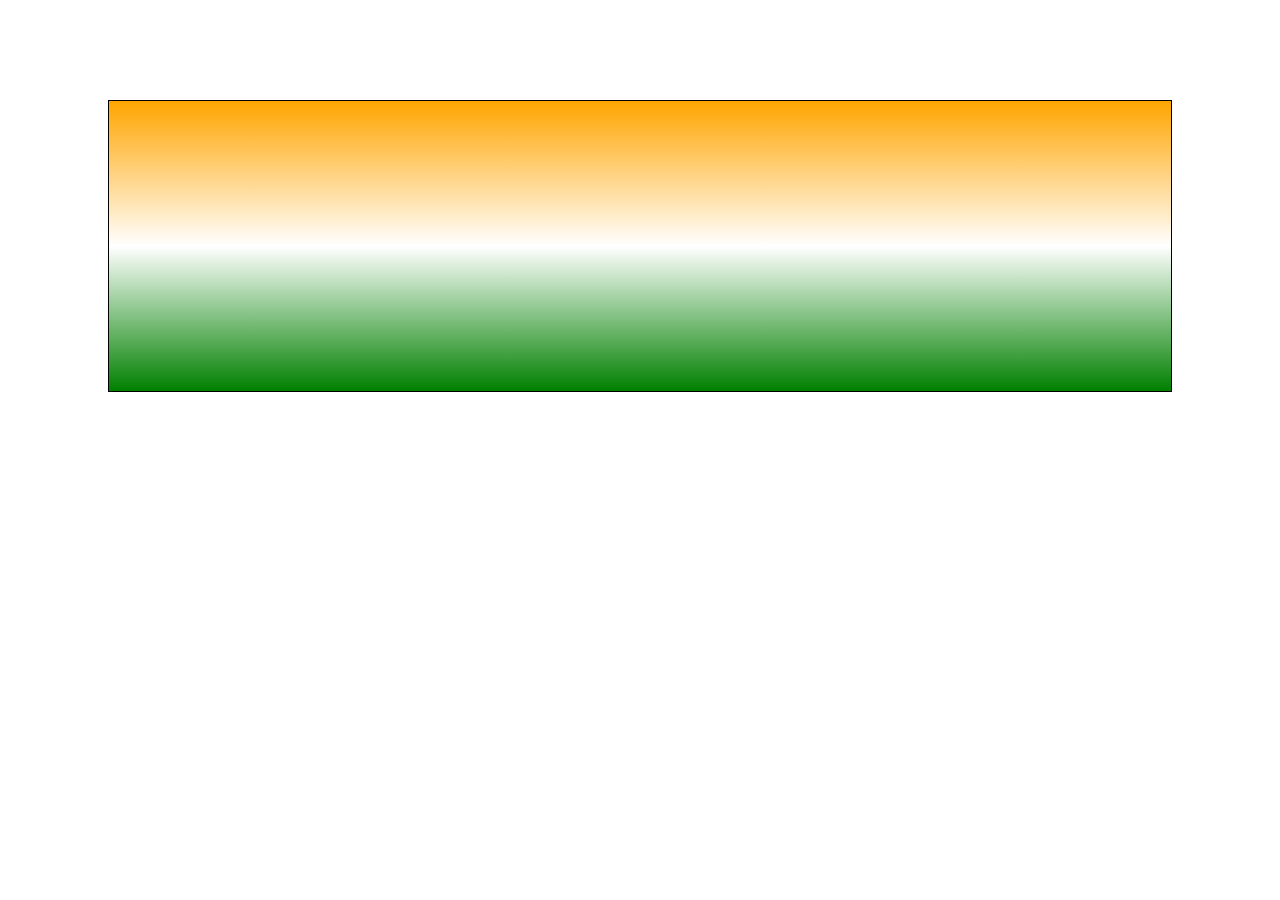
<file: callback hell timer/index.html>
<!DOCTYPE html>
<html lang="en">
<head>
    <meta charset="UTF-8">
    <meta name="viewport" content="width=device-width, initial-scale=1.0">
    <title>Timer with callback hell</title>
    <link rel="stylesheet" href="style.css">
</head>
<body>
    <script src="script.js"></script>
</body>
</html>
</file>
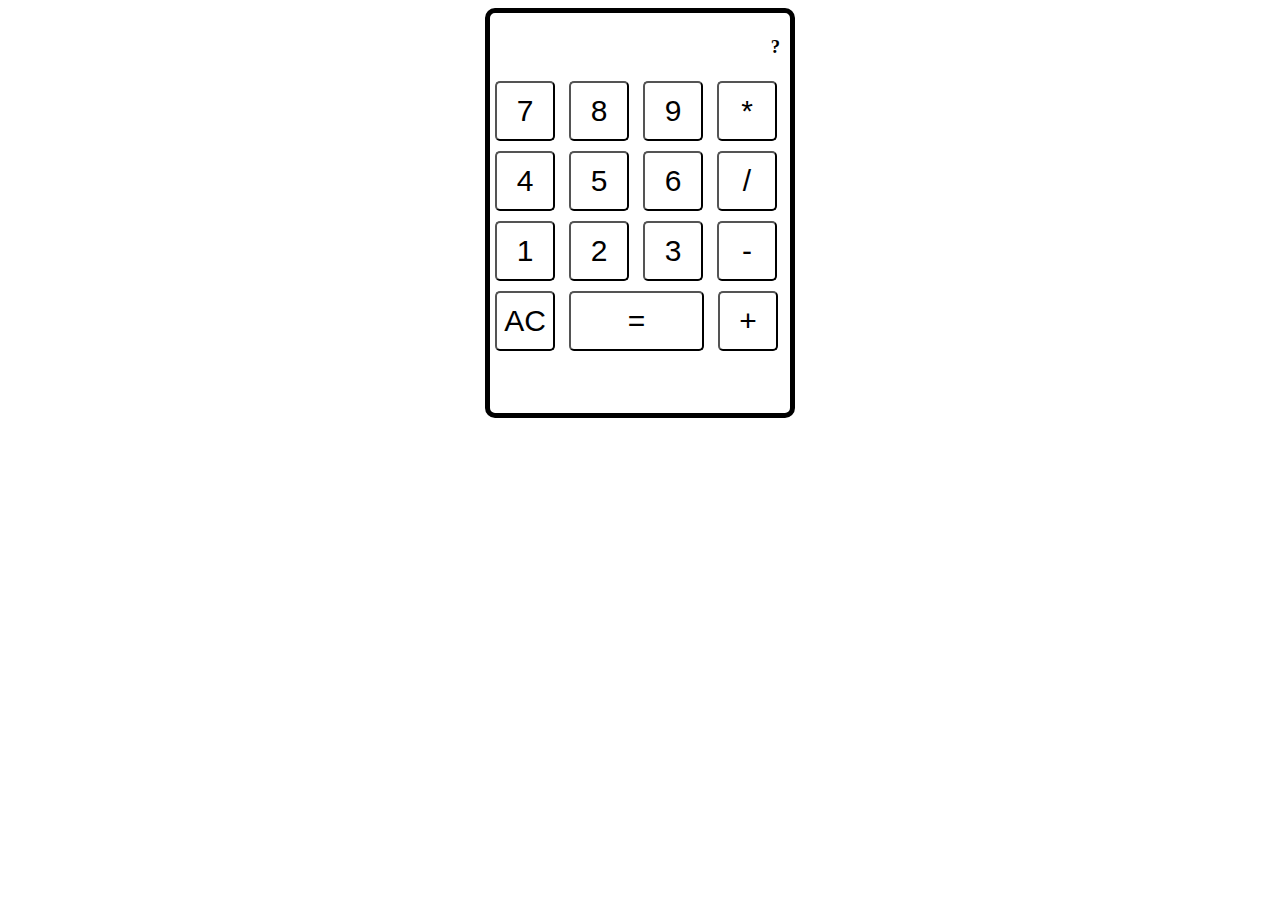
<file: dom_calculator/index.html>
<!DOCTYPE html>
<html lang="en">
<head>
    <meta charset="UTF-8">
    <meta name="viewport" content="width=device-width, initial-scale=1.0">
     <style>
          #divc {
    	  width: 300px;
	      height: 400px;
	      margin: auto;
	      background-color: white;
	      border-radius: 10px;
	      border: 5px solid black;
         }

         h3 {
	     text-align: right;
         }

         .buttonNum {
	    width: 60px;
	    height: 60px;
	    font-size: 30px;
        }

         .operator {
	    width: 60px;
	    height: 60px;
	    font-size: 30px;
        }

        .equals {
	     width: 135px;
	     height: 60px;
	     font-size: 30px;
         }

        .buttonClear {
	    width: 60px;
	    height: 60px;
	    font-size: 30px;
        }

        #screen {
	    width: 100%;
	    padding-top: 4px;
	    background-color: white
        }

        button {
	    background-color: white;
	    margin: 5px;
	    border-radius: 5px;
        }

        .display {
	    margin-right: 10px
        }
     </style>
     <script>
         document.addEventListener("DOMContentLoaded", function() {
  console.log("dom is loaded");
  
  var num1 ;
  var num2 ;
  var op ; 
var turn1 =1;

 
  var buttonNum = document.getElementsByClassName("buttonNum");
  var display = document.getElementById('screen');
  var operator = document.getElementsByClassName('operator');

  var clr = document.getElementsByClassName('buttonClear');
  var eq = document.getElementsByClassName('equals');


  clr[0].addEventListener('click', function() {
    num1 = 0;
    num2 = 0;
    display.innerHTML = "";
turn1 = 1;
  });

  buttonNum[6].addEventListener("click", function(event) {
    event.stopPropagation();
    display.innerHTML = "1";
    if (turn1 === 1) {
      num1 = 1;
    } else {
      num2 = 1;
    }



  })

  buttonNum[7].addEventListener("click", function(event) {
    event.stopPropagation();
    display.innerHTML = "2";
    if (turn1 === 1) {
      num1 = 2;
    } else {
      num2 = 2;
    }



  })

  buttonNum[8].addEventListener("click", function(event) {
    event.stopPropagation();
    display.innerHTML = "3";
    if (turn1 === 1) {
      num1 = 3;
    } else {
      num2 = 3;
    }
  })

  buttonNum[3].addEventListener("click", function(event) {
    event.stopPropagation();
    display.innerHTML = "4";
    if (turn1 === 1) {
      num1 = 4;
    } else {
      num2 = 4;
    }
  })

  buttonNum[4].addEventListener("click", function(event) {
    event.stopPropagation();
    display.innerHTML = "5";
    if (turn1 === 1) {
      num1 = 5;
    } else {
      num2 = 5;
    }

  })

  buttonNum[5].addEventListener("click", function(event) {
    event.stopPropagation();
    display.innerHTML = "6";
    if (turn1 === 1) {
      num1 = 6;
    } else {
      num2 = 6;
    }

  })

  buttonNum[0].addEventListener("click", function(event) {
    event.stopPropagation();
    display.innerHTML = "7";
    if (turn1 === 1) {
      num1 = 7;
    } else {
      num2 = 7;
    }
  })

  buttonNum[1].addEventListener("click", function(event) {
    event.stopPropagation();
    display.innerHTML = "8";
    if (turn1 === 1) {
      num1 = 8;
    } else {
      num2 = 8;
    }
  })

  buttonNum[2].addEventListener("click", function(event) {
    event.stopPropagation();
    display.innerHTML = "9";
    if (turn1 === 1) {
      num1 = 9;
    } else {
      num2 = 9;
    }

  })

  if (turn1 === 1) {
    operator[0].addEventListener('click', function(event) {
      display.innerHTML = "*";
      op = 3;
      turn1 =2;

    });

    operator[1].addEventListener('click', function(event) {
      display.innerHTML = "/";
      op = 4;
      turn1 =2;

    });

    operator[2].addEventListener('click', function(event) {
      display.innerHTML = "-";
      op = 2;
      turn1 =2;

    });

    operator[3].addEventListener('click', function(event) {
      op = 1;
      turn1 =2;
      display.innerHTML = "+";

    });
    eq[0].addEventListener('click' , function(event){

    
    if(turn1 === 2)
        {
      var answ;
if(op==1)
{
  answ = num1 +num2;

}
if(op==2)
{
  answ = num1 -num2;

}
if(op==3)
{
  answ = num1 *num2;

}
if(op==4)
{
  answ = num1 /num2;

}


        display.innerHTML = (answ);


  turn1 =true;


num1=0;
num2=0;
}



});

}
});
     </script>
    <div id="divc">
        <div class="display">
            <h3 id="screen">?</h3>
        </div>
        <button class="buttonNum">7</button>
        <button class="buttonNum">8</button>
        <button class="buttonNum">9</button>
        <button class="operator">*</button>
        <button class="buttonNum">4</button>
        <button class="buttonNum">5</button>
        <button class="buttonNum">6</button>
        <button class="operator">/</button>
        <button class="buttonNum">1</button>
        <button class="buttonNum">2</button>
        <button class="buttonNum">3</button>
        <button class="operator">-</button>
        <button class="buttonClear">AC</button>
        <button class="equals">=</button>
        <button class="operator">+</button>
    </div>
</body>
</html>
</file>
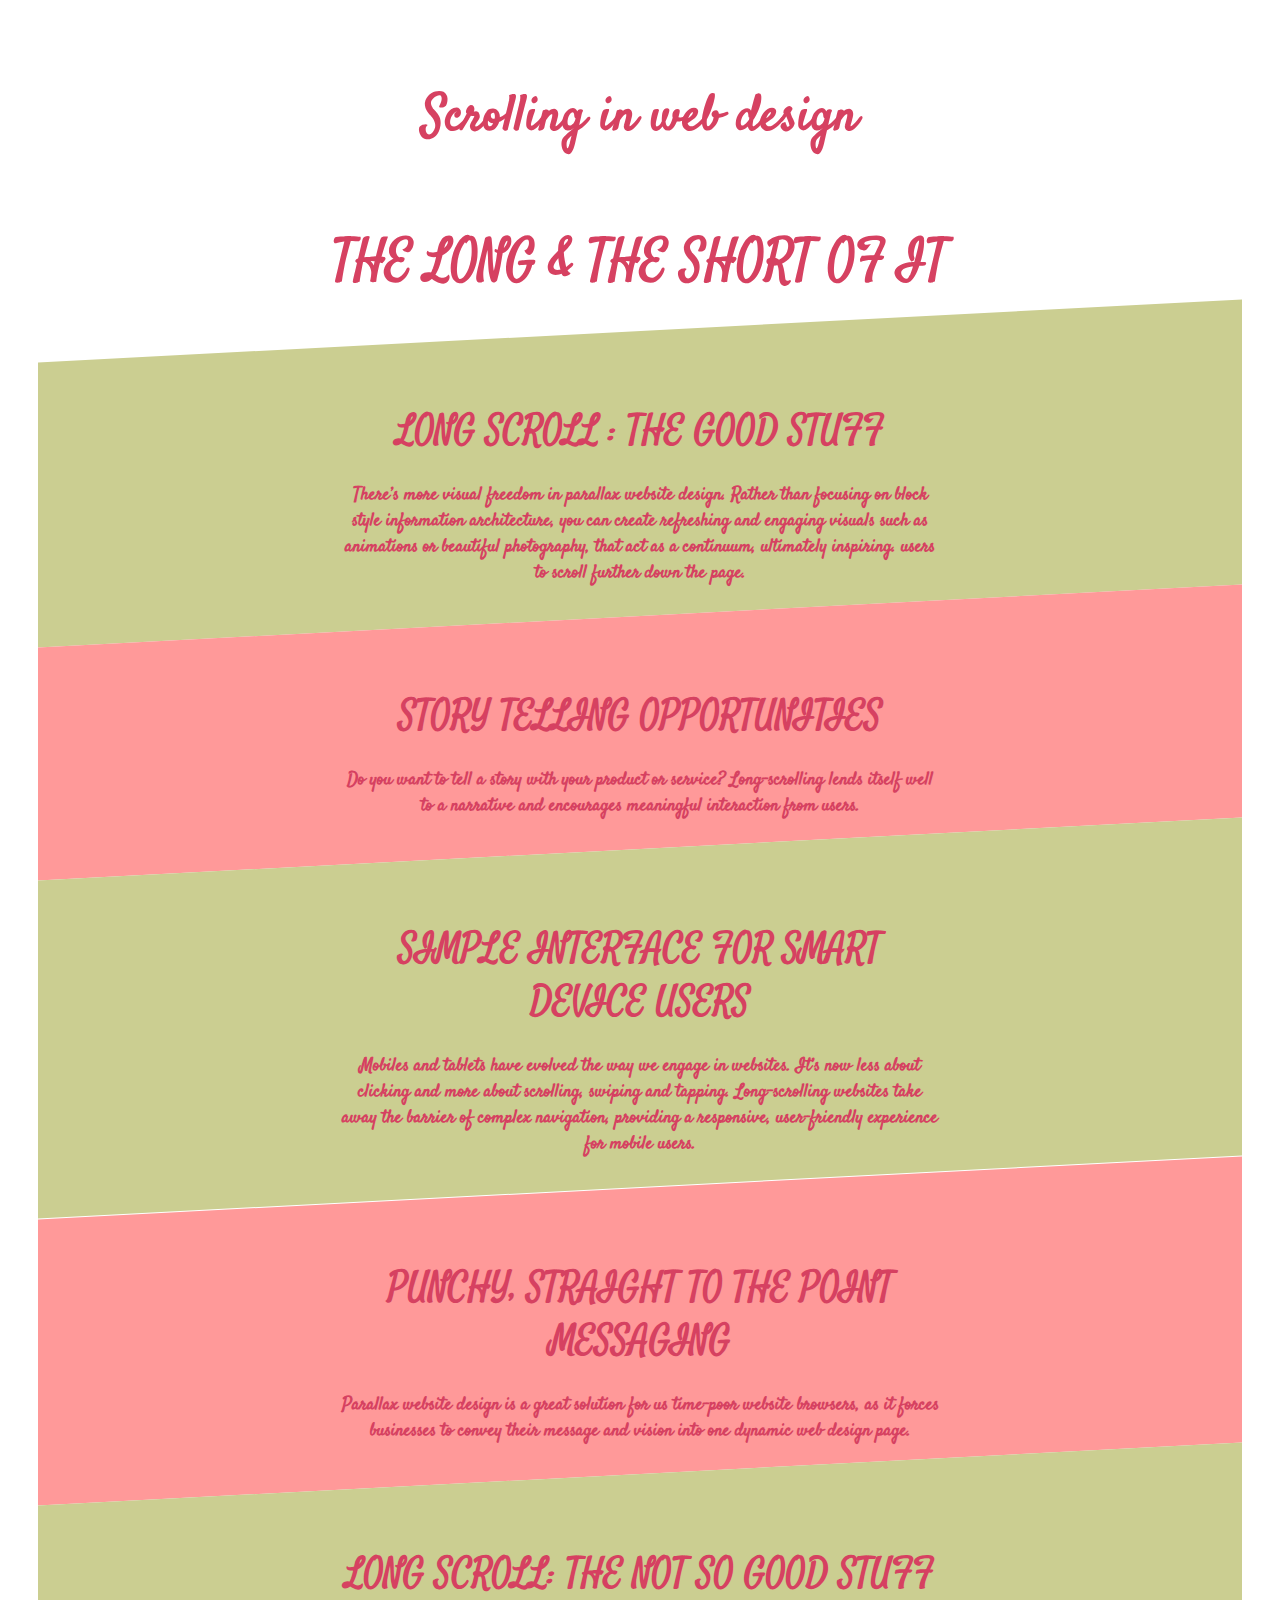
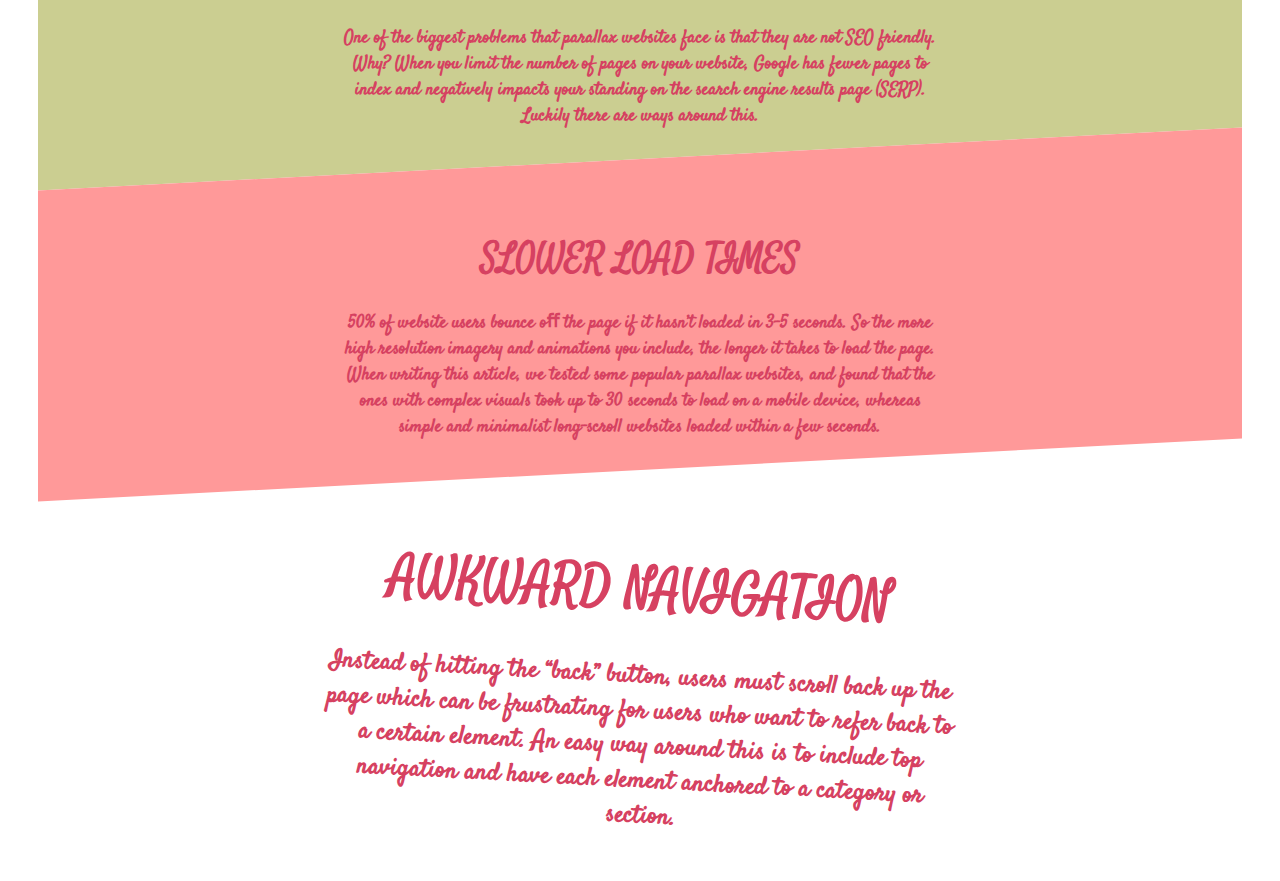
<file: slantDiv_layout.html>
<!DOCTYPE html>
<html lang="en">
<head>
    <meta charset="UTF-8">
    <meta name="viewport" content="width=device-width, initial-scale=1.0">
    <title>DesignSlanted</title>
    <link href='https://fonts.googleapis.com/css?family=Satisfy' rel='stylesheet'>
    <style>
        body {
    font-family: 'Satisfy';font-size: 25px;
    }
       .first {
    width: auto;
    background-color: white;
    box-sizing: border-box;
    outline: 5px solid white;
    outline-offset: -30px;
    }

          .topdiv {
    color: #D64161FF;
    text-align: center;
    width: 50%;
    margin: auto;
    font-weight: bold;

    padding-top: 40px;
    }

    .bottom {
    padding-top: 50px;
    padding-bottom: 40px;
     }

     .part {
    transform: skewY(-3deg);
     }

     .section {
    margin: auto;
    width: 50%;
    text-align: center;
    padding-top: 50px;
    padding-bottom: 30px;
    transform: skewY(3deg);
    font-weight: bold;
    color: #D64161FF;
    }

    .one {
    margin-left: 30px;
    margin-right: 30px;
    background-color: #CBCE91FF;
    color: #D64161FF;
    font-size: large;
    background-blend-mode: overlay;
    }

    .two {
     margin-left: 30px;
    margin-right: 30px;
    background-color: #ff9999;
    color:#D64161FF;
    font-size: large;
    background-blend-mode: color;
    font-weight: bold;
   
    }

    .three {
     margin-left: 30px;
    margin-right: 30px;
    font-size: large;
   background-color: #CBCE91FF;
    color: #D64161FF;
    font-weight: bold;
    }

    .four {
     margin-left: 30px;
    margin-right: 30px;
    font-size: large;
    
    font-weight: bold;
    background-color: #ff9999;
    color:#D64161FF;
    background-blend-mode: color;
    font-weight: bold;
    }

    .five {
     margin-left: 30px;
    margin-right: 30px;
    font-size: large;
    background-color: #CBCE91FF;
    color: #D64161FF;
    font-weight: bold;
    }

    .six {
     margin-left: 30px;
    margin-right: 30px;
    font-size: large;
    font-weight: bold;
    background-color: #ff9999;
    color:#D64161FF;
    background-blend-mode: color;
    }

    </style>
</head>
<body>
    <div class="first">
        <div class="topdiv">
            <h1>Scrolling in web design<br><br> THE LONG & THE SHORT OF IT</h1>

        </div>
        <div class="part one">
            <div class="section">
                <h1>LONG SCROLL : THE GOOD STUFF</h1>
                There’s more visual freedom in parallax website design. Rather than focusing on block style information architecture, you can create refreshing and engaging visuals such as animations or beautiful photography, that act as a continuum, ultimately inspiring. users to scroll further down the page.
            </div>
        </div>
        <div class="part two">
            <div class="section">
                <h1>STORY TELLING OPPORTUNITIES</h1>
                Do you want to tell a story with your product or service? Long-scrolling lends itself well to a narrative and encourages meaningful interaction from users. 
            </div>
        </div>
        <div class="part three">
            <div class="section">
                <h1>SIMPLE INTERFACE FOR SMART DEVICE USERS</h1>
                Mobiles and tablets have evolved the way we engage in websites. It’s now less about clicking and more about scrolling, swiping and tapping. Long-scrolling websites take away the barrier of complex navigation, providing a responsive, user-friendly experience for mobile users. 

            </div>
        </div>
        <div class="part four">
            <div class="section">
                <h1>PUNCHY, STRAIGHT TO THE POINT MESSAGING</h1>
                Parallax website design is a great solution for us time-poor website browsers, as it forces businesses to convey their message and vision into one dynamic web design page. 
            </div>
        </div>
        <div class="part five">
            <div class="section">
                <h1>LONG SCROLL: THE NOT SO GOOD STUFF</h1>
                One of the biggest problems that parallax websites face is that they are not SEO friendly. Why? When you limit the number of pages on your website, Google has fewer pages to index and negatively impacts your standing on the search engine results page (SERP). Luckily there are ways around this. 
            </div>
        </div>
        <div class="part six">
            <div class="section">
                <h1>SLOWER LOAD TIMES</h1>
                50% of website users bounce oﬀ the page if it hasn’t loaded in 3-5 seconds. So the more high resolution imagery and animations you include, the longer it takes to load the page. When writing this article, we tested some popular parallax websites, and found that the ones with complex visuals took up to 30 seconds to load on a mobile device, whereas simple and minimalist long-scroll websites loaded within a few seconds. 
            </div>
        </div>
        <div class="section">
            <h1>AWKWARD NAVIGATION</h1>
            Instead of hitting the “back” button, users must scroll back up the page which can be frustrating for users who want to refer back to a certain element. An easy way around this is to include top navigation and have each element anchored to a category or section. 
        </div>
    </div>
</body>
</html>
</file>
<file: callback hell timer/style.css>
.disp {
    
    margin: 100px;
    text-align: center;
    border: 1px solid black;
    padding: 20px;
    height: 250px;
    font-size: 30px;
    font-weight: 700;
    color: blue;
    background-image: linear-gradient(orange, white, green);
    
    
}
</file>
